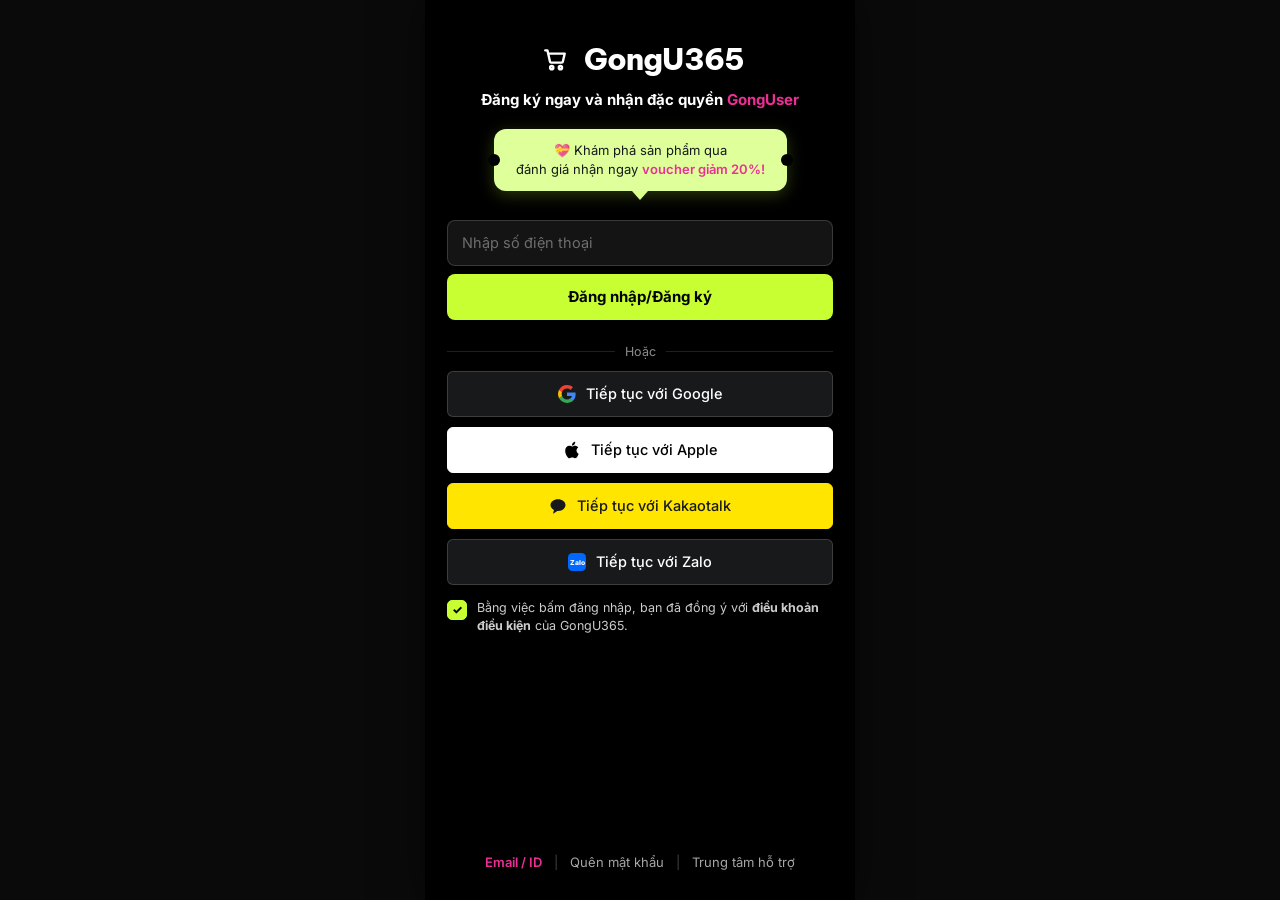
<file: index.html>
<!DOCTYPE html>
<html lang="vi">
  <head>
    <meta charset="UTF-8" />
    <meta
      name="viewport"
      content="width=device-width, initial-scale=1.0, maximum-scale=1.0, user-scalable=no, viewport-fit=cover"
    />
    <meta name="theme-color" content="#000000" />
    <title>GongU365 — Đăng nhập</title>
    <link rel="preconnect" href="https://fonts.googleapis.com" />
    <link rel="preconnect" href="https://fonts.gstatic.com" crossorigin />
    <link
      href="https://fonts.googleapis.com/css2?family=Be+Vietnam+Pro:wght@700;800&family=Inter:wght@400;500;600;700;800&display=swap"
      rel="stylesheet"
    />
    <link rel="stylesheet" href="./styles/tokens.css?v=20261124" />
    <link rel="stylesheet" href="./styles/main.css?v=20261124" />
  </head>
  <body>
    <main id="app-root" class="mobile-shell"></main>
    <script type="module" src="./scripts/app.js?v=20261124"></script>
  </body>
</html>
</file>
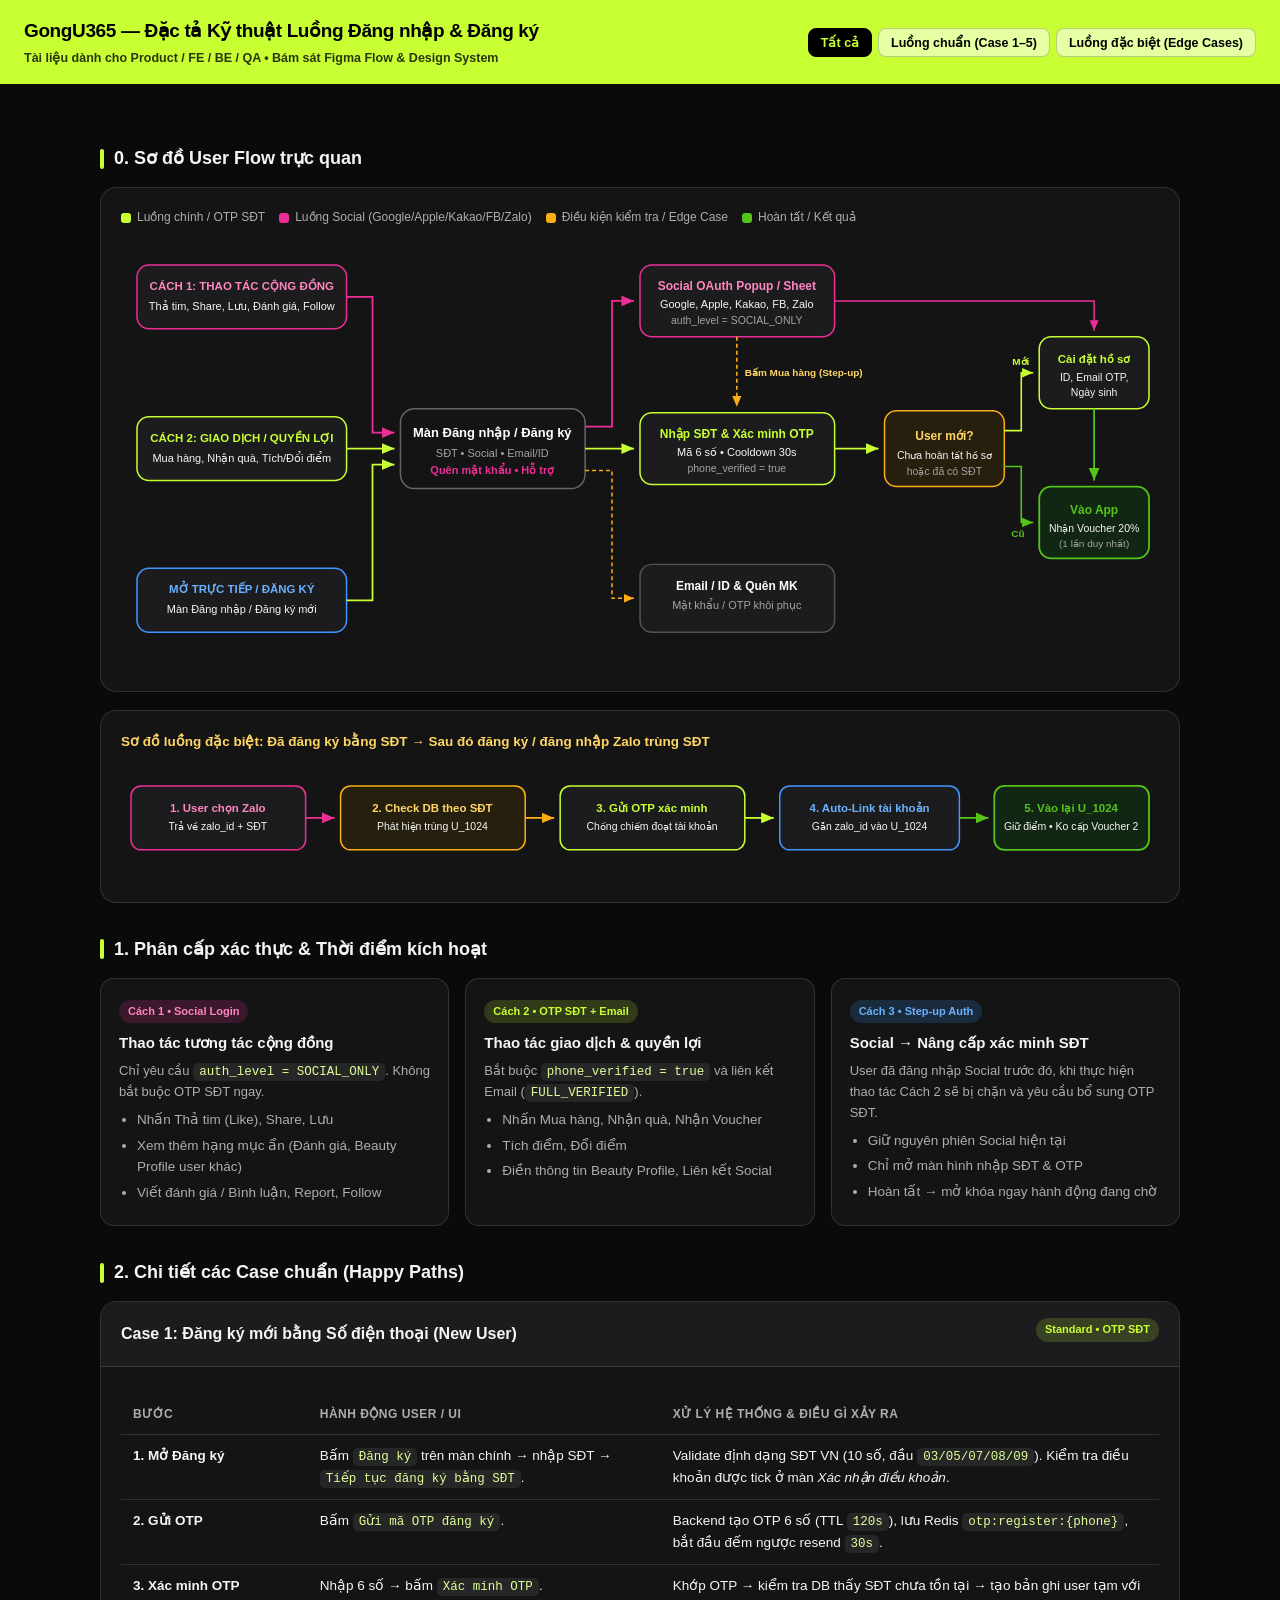
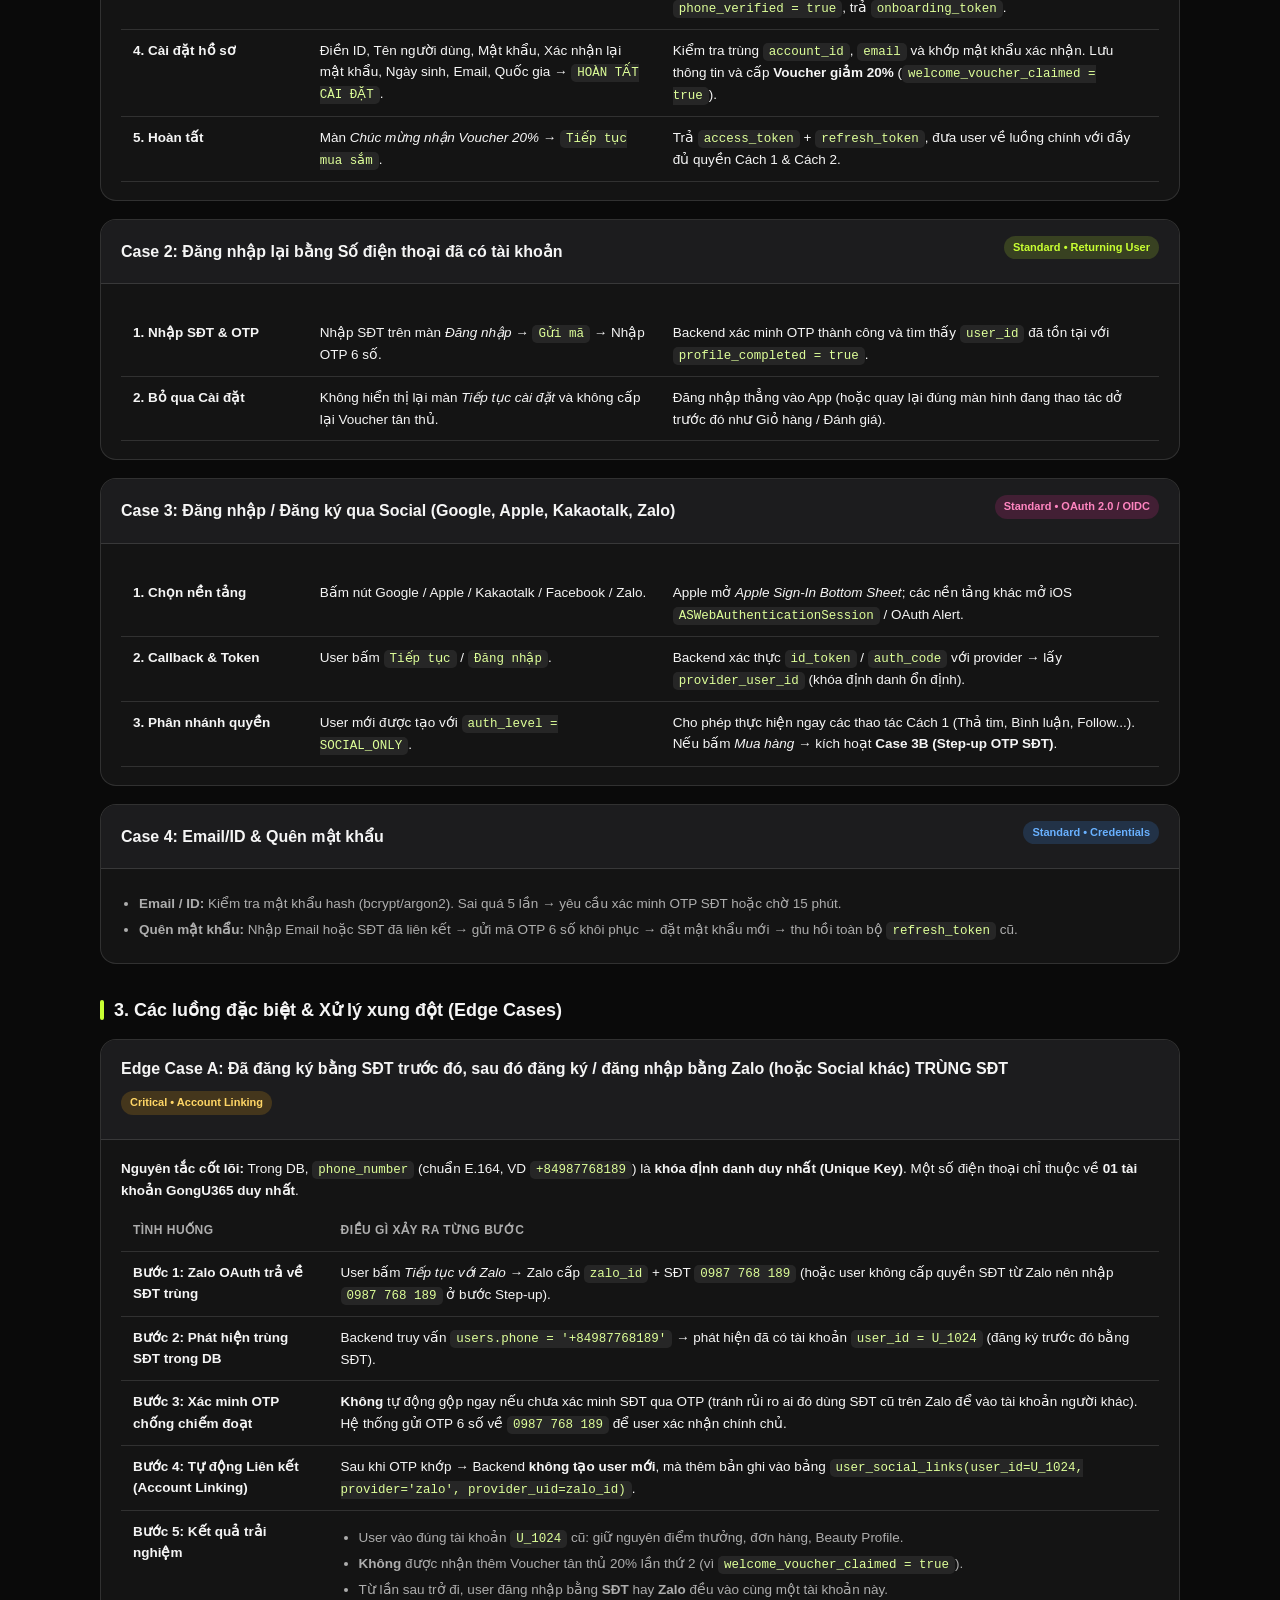
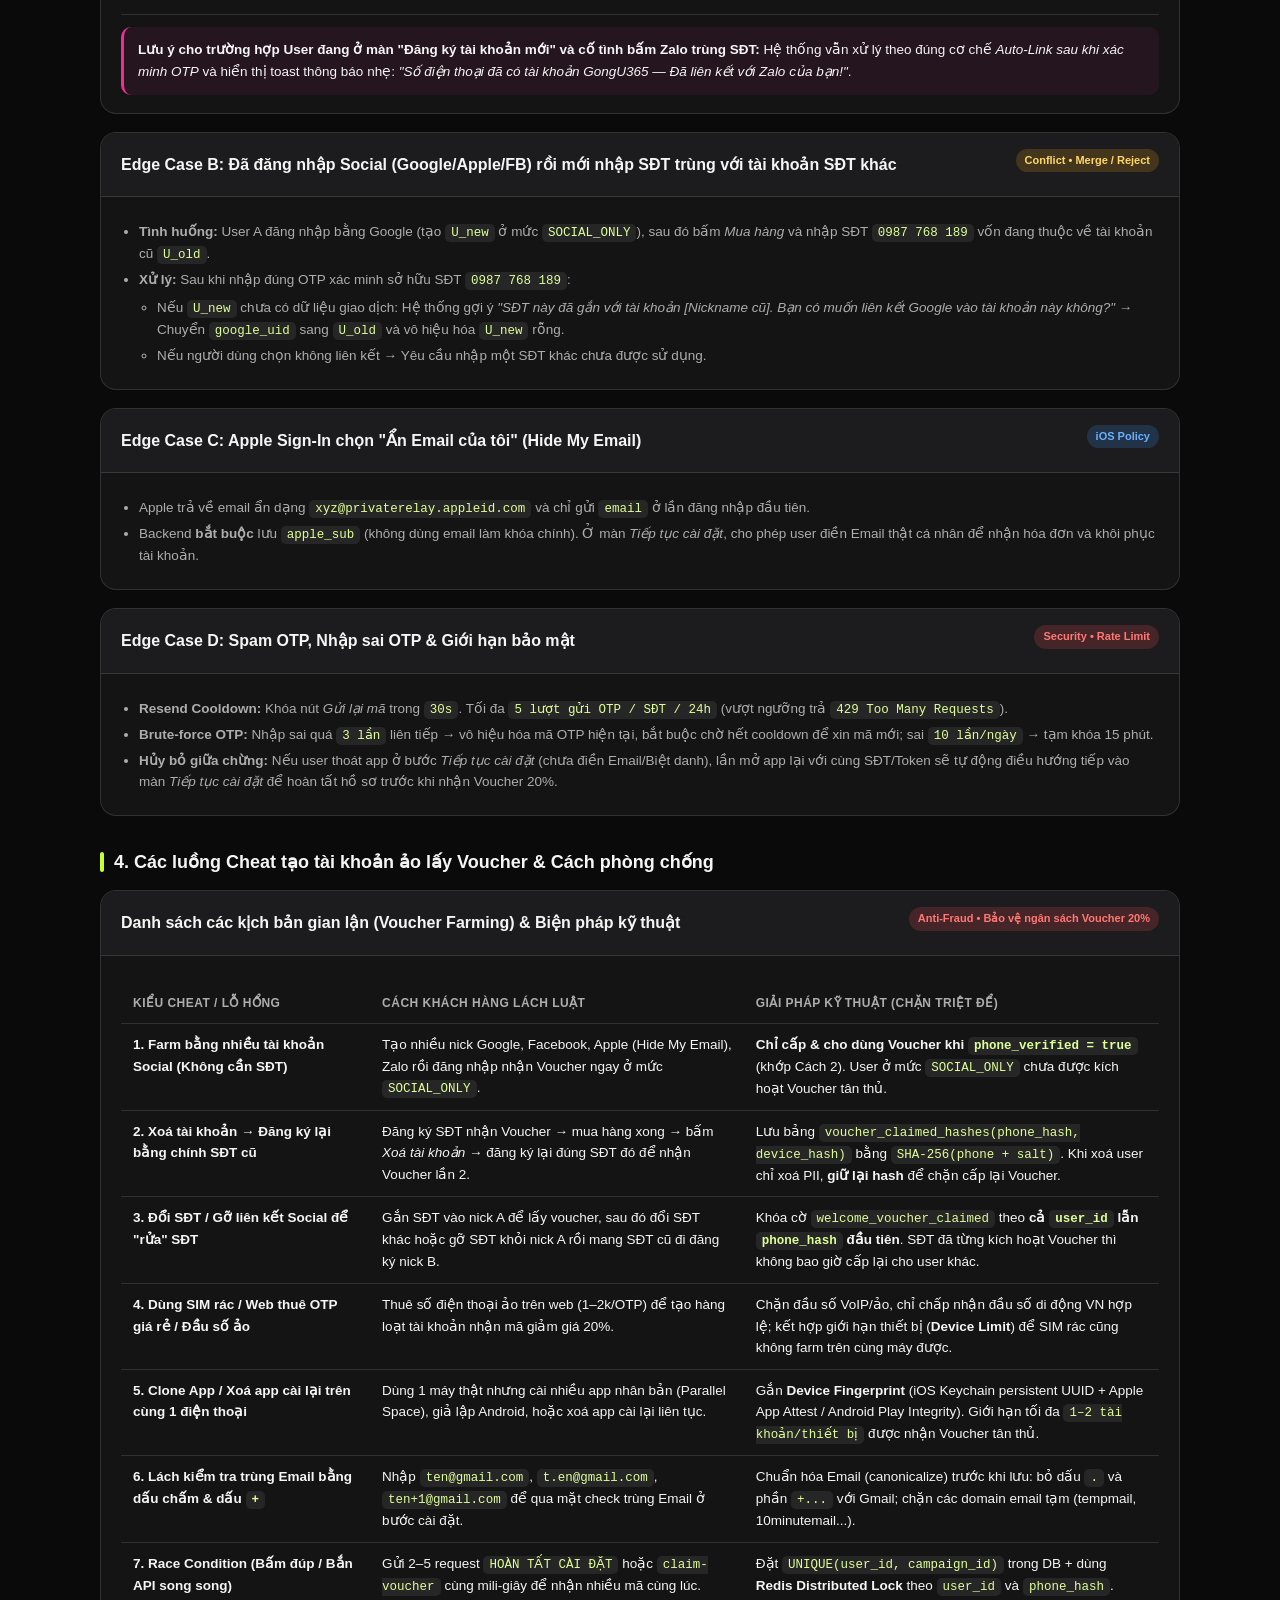
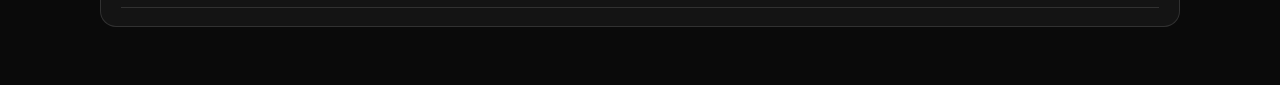
<file: tech-spec.html>
<!DOCTYPE html>
<html lang="vi">
  <head>
    <meta charset="UTF-8" />
    <meta name="viewport" content="width=device-width, initial-scale=1.0" />
    <title>GongU365 — Tài liệu Kỹ thuật Luồng Đăng nhập &amp; Edge Cases</title>
    <style>
      :root {
        --bg: #0a0a0a;
        --surface: #141414;
        --surface-2: #1c1c1e;
        --border: rgba(255, 255, 255, 0.12);
        --text: #f5f5f5;
        --muted: rgba(255, 255, 255, 0.65);
        --lime: #c8ff32;
        --soft-lime: #deff99;
        --pink: #eb2f96;
        --green: #52c41a;
        --amber: #faad14;
        --red: #ff4d4f;
        --blue: #4096ff;
      }

      * {
        box-sizing: border-box;
      }

      body {
        margin: 0;
        font-family: "Inter", -apple-system, BlinkMacSystemFont, "Segoe UI", Roboto, sans-serif;
        background: var(--bg);
        color: var(--text);
        line-height: 1.6;
      }

      .topbar {
        background: var(--lime);
        color: #000;
        padding: 16px 24px;
        position: sticky;
        top: 0;
        z-index: 20;
        display: flex;
        flex-wrap: wrap;
        align-items: center;
        justify-content: space-between;
        gap: 12px;
      }

      .topbar h1 {
        margin: 0;
        font-size: 19px;
        font-weight: 800;
        letter-spacing: -0.02em;
      }

      .topbar p {
        margin: 2px 0 0;
        font-size: 12.5px;
        font-weight: 600;
        opacity: 0.78;
      }

      .filter-bar {
        display: flex;
        gap: 6px;
        flex-wrap: wrap;
      }

      .filter-btn {
        border: 1px solid rgba(0, 0, 0, 0.2);
        background: rgba(255, 255, 255, 0.55);
        color: #000;
        padding: 6px 12px;
        border-radius: 8px;
        font-size: 12.5px;
        font-weight: 700;
        cursor: pointer;
      }

      .filter-btn.active {
        background: #000;
        color: var(--lime);
        border-color: #000;
      }

      .container {
        max-width: 1120px;
        margin: 0 auto;
        padding: 28px 20px 60px;
      }

      .section-title {
        font-size: 18px;
        font-weight: 800;
        margin: 32px 0 14px;
        display: flex;
        align-items: center;
        gap: 10px;
      }

      .section-title::before {
        content: "";
        width: 4px;
        height: 20px;
        background: var(--lime);
        border-radius: 4px;
      }

      .grid-3 {
        display: grid;
        grid-template-columns: repeat(3, 1fr);
        gap: 16px;
      }

      @media (max-width: 860px) {
        .grid-3 {
          grid-template-columns: 1fr;
        }
      }

      .card {
        background: var(--surface);
        border: 1px solid var(--border);
        border-radius: 14px;
        padding: 18px;
      }

      .badge {
        display: inline-block;
        font-size: 11px;
        font-weight: 700;
        padding: 3px 9px;
        border-radius: 999px;
        margin-bottom: 8px;
      }

      .badge.lime { background: rgba(200, 255, 50, 0.16); color: var(--lime); }
      .badge.pink { background: rgba(235, 47, 150, 0.18); color: #ff85c0; }
      .badge.blue { background: rgba(64, 150, 255, 0.18); color: #69b1ff; }
      .badge.amber { background: rgba(250, 173, 20, 0.18); color: #ffd666; }
      .badge.red { background: rgba(255, 77, 79, 0.18); color: #ff7875; }

      .case-card {
        background: var(--surface);
        border: 1px solid var(--border);
        border-radius: 16px;
        margin-bottom: 18px;
        overflow: hidden;
      }

      .case-head {
        padding: 16px 20px;
        background: var(--surface-2);
        border-bottom: 1px solid var(--border);
        display: flex;
        flex-wrap: wrap;
        align-items: center;
        justify-content: space-between;
        gap: 10px;
      }

      .case-head h3 {
        margin: 0;
        font-size: 16px;
        font-weight: 700;
      }

      .case-body {
        padding: 18px 20px;
      }

      .step-table {
        width: 100%;
        border-collapse: collapse;
        margin-top: 10px;
        font-size: 13.5px;
      }

      .step-table th,
      .step-table td {
        text-align: left;
        padding: 10px 12px;
        border-bottom: 1px solid var(--border);
        vertical-align: top;
      }

      .step-table th {
        color: var(--muted);
        font-size: 12px;
        text-transform: uppercase;
        letter-spacing: 0.04em;
      }

      code {
        background: rgba(255, 255, 255, 0.08);
        padding: 2px 6px;
        border-radius: 5px;
        font-family: ui-monospace, SFMono-Regular, Menlo, monospace;
        font-size: 12.5px;
        color: var(--soft-lime);
      }

      .callout {
        margin-top: 12px;
        padding: 12px 14px;
        border-radius: 10px;
        border-left: 3px solid var(--pink);
        background: rgba(235, 47, 150, 0.08);
        font-size: 13.5px;
      }

      .callout.warn {
        border-left-color: var(--amber);
        background: rgba(250, 173, 20, 0.08);
      }

      ul {
        margin: 6px 0 0;
        padding-left: 18px;
        font-size: 13.5px;
        color: var(--muted);
      }

      li {
        margin-bottom: 4px;
      }

      .hidden {
        display: none !important;
      }

      /* Visual User Flow Diagram */
      .flow-board {
        background: var(--surface);
        border: 1px solid var(--border);
        border-radius: 16px;
        padding: 20px;
        overflow-x: auto;
        margin-bottom: 18px;
      }

      .flow-legend {
        display: flex;
        flex-wrap: wrap;
        gap: 14px;
        margin-bottom: 14px;
        font-size: 12px;
        color: var(--muted);
      }

      .legend-item {
        display: inline-flex;
        align-items: center;
        gap: 6px;
      }

      .legend-dot {
        width: 10px;
        height: 10px;
        border-radius: 3px;
      }

      .flow-svg {
        width: 100%;
        min-width: 920px;
        height: auto;
        display: block;
      }
    </style>
  </head>
  <body>
    <header class="topbar">
      <div>
        <h1>GongU365 — Đặc tả Kỹ thuật Luồng Đăng nhập &amp; Đăng ký</h1>
        <p>Tài liệu dành cho Product / FE / BE / QA • Bám sát Figma Flow &amp; Design System</p>
      </div>
      <div class="filter-bar">
        <button class="filter-btn active" data-filter="all">Tất cả</button>
        <button class="filter-btn" data-filter="standard">Luồng chuẩn (Case 1–5)</button>
        <button class="filter-btn" data-filter="edge">Luồng đặc biệt (Edge Cases)</button>
      </div>
    </header>

    <main class="container">
      <!-- 0. Visual User Flow Diagrams -->
      <h2 class="section-title">0. Sơ đồ User Flow trực quan</h2>
      <div class="flow-board">
        <div class="flow-legend">
          <span class="legend-item"><span class="legend-dot" style="background:#c8ff32"></span> Luồng chính / OTP SĐT</span>
          <span class="legend-item"><span class="legend-dot" style="background:#eb2f96"></span> Luồng Social (Google/Apple/Kakao/FB/Zalo)</span>
          <span class="legend-item"><span class="legend-dot" style="background:#faad14"></span> Điều kiện kiểm tra / Edge Case</span>
          <span class="legend-item"><span class="legend-dot" style="background:#52c41a"></span> Hoàn tất / Kết quả</span>
        </div>

        <svg class="flow-svg" viewBox="0 0 1040 430" xmlns="http://www.w3.org/2000/svg" font-family="Inter, sans-serif">
          <defs>
            <marker id="arr-lime" markerWidth="8" markerHeight="8" refX="7" refY="4" orient="auto">
              <path d="M0,1 L7,4 L0,7 Z" fill="#c8ff32" />
            </marker>
            <marker id="arr-pink" markerWidth="8" markerHeight="8" refX="7" refY="4" orient="auto">
              <path d="M0,1 L7,4 L0,7 Z" fill="#eb2f96" />
            </marker>
            <marker id="arr-amber" markerWidth="8" markerHeight="8" refX="7" refY="4" orient="auto">
              <path d="M0,1 L7,4 L0,7 Z" fill="#faad14" />
            </marker>
            <marker id="arr-green" markerWidth="8" markerHeight="8" refX="7" refY="4" orient="auto">
              <path d="M0,1 L7,4 L0,7 Z" fill="#52c41a" />
            </marker>
          </defs>

          <!-- Row 1: Triggers -->
          <rect x="16" y="24" width="210" height="64" rx="12" fill="#1c1c1e" stroke="#eb2f96" stroke-width="1.5"/>
          <text x="121" y="49" text-anchor="middle" fill="#ff85c0" font-size="11.5" font-weight="700">CÁCH 1: THAO TÁC CỘNG ĐỒNG</text>
          <text x="121" y="69" text-anchor="middle" fill="#f5f5f5" font-size="11">Thả tim, Share, Lưu, Đánh giá, Follow</text>

          <rect x="16" y="176" width="210" height="64" rx="12" fill="#1c1c1e" stroke="#c8ff32" stroke-width="1.5"/>
          <text x="121" y="201" text-anchor="middle" fill="#c8ff32" font-size="11.5" font-weight="700">CÁCH 2: GIAO DỊCH / QUYỀN LỢI</text>
          <text x="121" y="221" text-anchor="middle" fill="#f5f5f5" font-size="11">Mua hàng, Nhận quà, Tích/Đổi điểm</text>

          <rect x="16" y="328" width="210" height="64" rx="12" fill="#1c1c1e" stroke="#4096ff" stroke-width="1.5"/>
          <text x="121" y="353" text-anchor="middle" fill="#69b1ff" font-size="11.5" font-weight="700">MỞ TRỰC TIẾP / ĐĂNG KÝ</text>
          <text x="121" y="373" text-anchor="middle" fill="#f5f5f5" font-size="11">Màn Đăng nhập / Đăng ký mới</text>

          <!-- Center Node: Auth Screen -->
          <rect x="280" y="168" width="185" height="80" rx="14" fill="#141414" stroke="#ffffff" stroke-opacity="0.35" stroke-width="1.5"/>
          <text x="372" y="196" text-anchor="middle" fill="#ffffff" font-size="13" font-weight="800">Màn Đăng nhập / Đăng ký</text>
          <text x="372" y="216" text-anchor="middle" fill="#a3a3a3" font-size="11">SĐT • Social • Email/ID</text>
          <text x="372" y="233" text-anchor="middle" fill="#eb2f96" font-size="11" font-weight="600">Quên mật khẩu • Hỗ trợ</text>

          <!-- Arrows Triggers -> Auth -->
          <path d="M226 56 L252 56 L252 192 L274 192" fill="none" stroke="#eb2f96" stroke-width="1.8" marker-end="url(#arr-pink)"/>
          <path d="M226 208 L274 208" fill="none" stroke="#c8ff32" stroke-width="1.8" marker-end="url(#arr-lime)"/>
          <path d="M226 360 L252 360 L252 224 L274 224" fill="none" stroke="#c8ff32" stroke-width="1.8" marker-end="url(#arr-lime)"/>

          <!-- Branch Top: Social OAuth -->
          <rect x="520" y="24" width="195" height="72" rx="12" fill="#1c1c1e" stroke="#eb2f96" stroke-width="1.5"/>
          <text x="617" y="49" text-anchor="middle" fill="#ff85c0" font-size="12" font-weight="700">Social OAuth Popup / Sheet</text>
          <text x="617" y="67" text-anchor="middle" fill="#f5f5f5" font-size="11">Google, Apple, Kakao, FB, Zalo</text>
          <text x="617" y="83" text-anchor="middle" fill="#a3a3a3" font-size="10.5">auth_level = SOCIAL_ONLY</text>

          <!-- Branch Middle: OTP SĐT -->
          <rect x="520" y="172" width="195" height="72" rx="12" fill="#1c1c1e" stroke="#c8ff32" stroke-width="1.5"/>
          <text x="617" y="197" text-anchor="middle" fill="#c8ff32" font-size="12" font-weight="700">Nhập SĐT &amp; Xác minh OTP</text>
          <text x="617" y="215" text-anchor="middle" fill="#f5f5f5" font-size="11">Mã 6 số • Cooldown 30s</text>
          <text x="617" y="231" text-anchor="middle" fill="#a3a3a3" font-size="10.5">phone_verified = true</text>

          <!-- Branch Bottom: Email / Quên MK -->
          <rect x="520" y="324" width="195" height="68" rx="12" fill="#1c1c1e" stroke="#ffffff" stroke-opacity="0.25" stroke-width="1.5"/>
          <text x="617" y="350" text-anchor="middle" fill="#ffffff" font-size="12" font-weight="700">Email / ID &amp; Quên MK</text>
          <text x="617" y="369" text-anchor="middle" fill="#a3a3a3" font-size="11">Mật khẩu / OTP khôi phục</text>

          <!-- Arrows Auth -> Branches -->
          <path d="M465 186 L492 186 L492 60 L514 60" fill="none" stroke="#eb2f96" stroke-width="1.8" marker-end="url(#arr-pink)"/>
          <path d="M465 208 L514 208" fill="none" stroke="#c8ff32" stroke-width="1.8" marker-end="url(#arr-lime)"/>
          <path d="M465 230 L492 230 L492 358 L514 358" fill="none" stroke="#faad14" stroke-width="1.5" stroke-dasharray="4 3" marker-end="url(#arr-amber)"/>

          <!-- Decision: New or Existing User -->
          <rect x="765" y="170" width="120" height="76" rx="12" fill="#261f0d" stroke="#faad14" stroke-width="1.5"/>
          <text x="825" y="199" text-anchor="middle" fill="#ffd666" font-size="12" font-weight="700">User mới?</text>
          <text x="825" y="218" text-anchor="middle" fill="#f5f5f5" font-size="10.5">Chưa hoàn tất hồ sơ</text>
          <text x="825" y="234" text-anchor="middle" fill="#a3a3a3" font-size="10.5">hoặc đã có SĐT</text>

          <path d="M715 208 L759 208" fill="none" stroke="#c8ff32" stroke-width="1.8" marker-end="url(#arr-lime)"/>
          <!-- Step-up arrow from Social to OTP when buying -->
          <path d="M617 96 L617 166" fill="none" stroke="#faad14" stroke-width="1.6" stroke-dasharray="4 3" marker-end="url(#arr-amber)"/>
          <text x="625" y="135" fill="#ffd666" font-size="10" font-weight="600">Bấm Mua hàng (Step-up)</text>

          <!-- Setup + Voucher -->
          <rect x="920" y="96" width="110" height="72" rx="12" fill="#1c1c1e" stroke="#c8ff32" stroke-width="1.5"/>
          <text x="975" y="122" text-anchor="middle" fill="#c8ff32" font-size="11.5" font-weight="700">Cài đặt hồ sơ</text>
          <text x="975" y="140" text-anchor="middle" fill="#f5f5f5" font-size="10.5">ID, Email OTP,</text>
          <text x="975" y="155" text-anchor="middle" fill="#f5f5f5" font-size="10.5">Ngày sinh</text>

          <rect x="920" y="246" width="110" height="72" rx="12" fill="#122614" stroke="#52c41a" stroke-width="1.8"/>
          <text x="975" y="274" text-anchor="middle" fill="#52c41a" font-size="12" font-weight="800">Vào App</text>
          <text x="975" y="292" text-anchor="middle" fill="#f5f5f5" font-size="10.5">Nhận Voucher 20%</text>
          <text x="975" y="307" text-anchor="middle" fill="#a3a3a3" font-size="10">(1 lần duy nhất)</text>

          <path d="M885 190 L902 190 L902 132 L914 132" fill="none" stroke="#c8ff32" stroke-width="1.6" marker-end="url(#arr-lime)"/>
          <text x="893" y="124" fill="#c8ff32" font-size="10" font-weight="700">Mới</text>
          <path d="M975 168 L975 240" fill="none" stroke="#52c41a" stroke-width="1.8" marker-end="url(#arr-green)"/>
          <path d="M885 226 L902 226 L902 282 L914 282" fill="none" stroke="#52c41a" stroke-width="1.6" marker-end="url(#arr-green)"/>
          <text x="892" y="297" fill="#52c41a" font-size="10" font-weight="700">Cũ</text>
          <path d="M715 60 L975 60 L975 90" fill="none" stroke="#eb2f96" stroke-width="1.5" marker-end="url(#arr-pink)"/>
        </svg>
      </div>

      <div class="flow-board">
        <div style="font-size:13.5px;font-weight:700;margin-bottom:10px;color:#ffd666;">
          Sơ đồ luồng đặc biệt: Đã đăng ký bằng SĐT → Sau đó đăng ký / đăng nhập Zalo trùng SĐT
        </div>
        <svg class="flow-svg" viewBox="0 0 1040 120" xmlns="http://www.w3.org/2000/svg" font-family="Inter, sans-serif">
          <rect x="10" y="24" width="175" height="64" rx="10" fill="#1c1c1e" stroke="#eb2f96" stroke-width="1.5"/>
          <text x="97" y="50" text-anchor="middle" fill="#ff85c0" font-size="11.5" font-weight="700">1. User chọn Zalo</text>
          <text x="97" y="68" text-anchor="middle" fill="#f5f5f5" font-size="10.5">Trả về zalo_id + SĐT</text>

          <rect x="220" y="24" width="185" height="64" rx="10" fill="#261f0d" stroke="#faad14" stroke-width="1.5"/>
          <text x="312" y="50" text-anchor="middle" fill="#ffd666" font-size="11.5" font-weight="700">2. Check DB theo SĐT</text>
          <text x="312" y="68" text-anchor="middle" fill="#f5f5f5" font-size="10.5">Phát hiện trùng U_1024</text>

          <rect x="440" y="24" width="185" height="64" rx="10" fill="#1c1c1e" stroke="#c8ff32" stroke-width="1.5"/>
          <text x="532" y="50" text-anchor="middle" fill="#c8ff32" font-size="11.5" font-weight="700">3. Gửi OTP xác minh</text>
          <text x="532" y="68" text-anchor="middle" fill="#f5f5f5" font-size="10.5">Chống chiếm đoạt tài khoản</text>

          <rect x="660" y="24" width="180" height="64" rx="10" fill="#1c1c1e" stroke="#4096ff" stroke-width="1.5"/>
          <text x="750" y="50" text-anchor="middle" fill="#69b1ff" font-size="11.5" font-weight="700">4. Auto-Link tài khoản</text>
          <text x="750" y="68" text-anchor="middle" fill="#f5f5f5" font-size="10.5">Gắn zalo_id vào U_1024</text>

          <rect x="875" y="24" width="155" height="64" rx="10" fill="#122614" stroke="#52c41a" stroke-width="1.8"/>
          <text x="952" y="50" text-anchor="middle" fill="#52c41a" font-size="11.5" font-weight="800">5. Vào lại U_1024</text>
          <text x="952" y="68" text-anchor="middle" fill="#f5f5f5" font-size="10.5">Giữ điểm • Ko cấp Voucher 2</text>

          <path d="M185 56 L214 56" fill="none" stroke="#eb2f96" stroke-width="1.8" marker-end="url(#arr-pink)"/>
          <path d="M405 56 L434 56" fill="none" stroke="#faad14" stroke-width="1.8" marker-end="url(#arr-amber)"/>
          <path d="M625 56 L654 56" fill="none" stroke="#c8ff32" stroke-width="1.8" marker-end="url(#arr-lime)"/>
          <path d="M840 56 L869 56" fill="none" stroke="#52c41a" stroke-width="1.8" marker-end="url(#arr-green)"/>
        </svg>
      </div>

      <!-- 1. Ma trận Trigger -->
      <h2 class="section-title">1. Phân cấp xác thực &amp; Thời điểm kích hoạt</h2>
      <div class="grid-3">
        <div class="card">
          <span class="badge pink">Cách 1 • Social Login</span>
          <h3 style="margin:0 0 6px;font-size:15px;">Thao tác tương tác cộng đồng</h3>
          <p style="margin:0;font-size:13px;color:var(--muted);">
            Chỉ yêu cầu <code>auth_level = SOCIAL_ONLY</code>. Không bắt buộc OTP SĐT ngay.
          </p>
          <ul>
            <li>Nhấn Thả tim (Like), Share, Lưu</li>
            <li>Xem thêm hạng mục ẩn (Đánh giá, Beauty Profile user khác)</li>
            <li>Viết đánh giá / Bình luận, Report, Follow</li>
          </ul>
        </div>
        <div class="card">
          <span class="badge lime">Cách 2 • OTP SĐT + Email</span>
          <h3 style="margin:0 0 6px;font-size:15px;">Thao tác giao dịch &amp; quyền lợi</h3>
          <p style="margin:0;font-size:13px;color:var(--muted);">
            Bắt buộc <code>phone_verified = true</code> và liên kết Email (<code>FULL_VERIFIED</code>).
          </p>
          <ul>
            <li>Nhấn Mua hàng, Nhận quà, Nhận Voucher</li>
            <li>Tích điểm, Đổi điểm</li>
            <li>Điền thông tin Beauty Profile, Liên kết Social</li>
          </ul>
        </div>
        <div class="card">
          <span class="badge blue">Cách 3 • Step-up Auth</span>
          <h3 style="margin:0 0 6px;font-size:15px;">Social → Nâng cấp xác minh SĐT</h3>
          <p style="margin:0;font-size:13px;color:var(--muted);">
            User đã đăng nhập Social trước đó, khi thực hiện thao tác Cách 2 sẽ bị chặn và yêu cầu bổ sung OTP SĐT.
          </p>
          <ul>
            <li>Giữ nguyên phiên Social hiện tại</li>
            <li>Chỉ mở màn hình nhập SĐT &amp; OTP</li>
            <li>Hoàn tất → mở khóa ngay hành động đang chờ</li>
          </ul>
        </div>
      </div>

      <!-- 2. Luồng chuẩn -->
      <h2 class="section-title" data-group="standard">2. Chi tiết các Case chuẩn (Happy Paths)</h2>

      <article class="case-card" data-group="standard">
        <div class="case-head">
          <h3>Case 1: Đăng ký mới bằng Số điện thoại (New User)</h3>
          <span class="badge lime">Standard • OTP SĐT</span>
        </div>
        <div class="case-body">
          <table class="step-table">
            <thead>
              <tr>
                <th style="width:18%">Bước</th>
                <th style="width:34%">Hành động User / UI</th>
                <th>Xử lý hệ thống &amp; Điều gì xảy ra</th>
              </tr>
            </thead>
            <tbody>
              <tr>
                <td><strong>1. Mở Đăng ký</strong></td>
                <td>Bấm <code>Đăng ký</code> trên màn chính → nhập SĐT → <code>Tiếp tục đăng ký bằng SĐT</code>.</td>
                <td>Validate định dạng SĐT VN (10 số, đầu <code>03/05/07/08/09</code>). Kiểm tra điều khoản được tick ở màn <em>Xác nhận điều khoản</em>.</td>
              </tr>
              <tr>
                <td><strong>2. Gửi OTP</strong></td>
                <td>Bấm <code>Gửi mã OTP đăng ký</code>.</td>
                <td>Backend tạo OTP 6 số (TTL <code>120s</code>), lưu Redis <code>otp:register:{phone}</code>, bắt đầu đếm ngược resend <code>30s</code>.</td>
              </tr>
              <tr>
                <td><strong>3. Xác minh OTP</strong></td>
                <td>Nhập 6 số → bấm <code>Xác minh OTP</code>.</td>
                <td>Khớp OTP → kiểm tra DB thấy SĐT chưa tồn tại → tạo bản ghi user tạm với <code>phone_verified = true</code>, trả <code>onboarding_token</code>.</td>
              </tr>
              <tr>
                <td><strong>4. Cài đặt hồ sơ</strong></td>
                <td>Điền ID, Tên người dùng, Mật khẩu, Xác nhận lại mật khẩu, Ngày sinh, Email, Quốc gia → <code>HOÀN TẤT CÀI ĐẶT</code>.</td>
                <td>Kiểm tra trùng <code>account_id</code>, <code>email</code> và khớp mật khẩu xác nhận. Lưu thông tin và cấp <strong>Voucher giảm 20%</strong> (<code>welcome_voucher_claimed = true</code>).</td>
              </tr>
              <tr>
                <td><strong>5. Hoàn tất</strong></td>
                <td>Màn <em>Chúc mừng nhận Voucher 20%</em> → <code>Tiếp tục mua sắm</code>.</td>
                <td>Trả <code>access_token</code> + <code>refresh_token</code>, đưa user về luồng chính với đầy đủ quyền Cách 1 &amp; Cách 2.</td>
              </tr>
            </tbody>
          </table>
        </div>
      </article>

      <article class="case-card" data-group="standard">
        <div class="case-head">
          <h3>Case 2: Đăng nhập lại bằng Số điện thoại đã có tài khoản</h3>
          <span class="badge lime">Standard • Returning User</span>
        </div>
        <div class="case-body">
          <table class="step-table">
            <tbody>
              <tr>
                <td style="width:18%"><strong>1. Nhập SĐT &amp; OTP</strong></td>
                <td style="width:34%">Nhập SĐT trên màn <em>Đăng nhập</em> → <code>Gửi mã</code> → Nhập OTP 6 số.</td>
                <td>Backend xác minh OTP thành công và tìm thấy <code>user_id</code> đã tồn tại với <code>profile_completed = true</code>.</td>
              </tr>
              <tr>
                <td><strong>2. Bỏ qua Cài đặt</strong></td>
                <td>Không hiển thị lại màn <em>Tiếp tục cài đặt</em> và không cấp lại Voucher tân thủ.</td>
                <td>Đăng nhập thẳng vào App (hoặc quay lại đúng màn hình đang thao tác dở trước đó như Giỏ hàng / Đánh giá).</td>
              </tr>
            </tbody>
          </table>
        </div>
      </article>

      <article class="case-card" data-group="standard">
        <div class="case-head">
          <h3>Case 3: Đăng nhập / Đăng ký qua Social (Google, Apple, Kakaotalk, Zalo)</h3>
          <span class="badge pink">Standard • OAuth 2.0 / OIDC</span>
        </div>
        <div class="case-body">
          <table class="step-table">
            <tbody>
              <tr>
                <td style="width:18%"><strong>1. Chọn nền tảng</strong></td>
                <td style="width:34%">Bấm nút Google / Apple / Kakaotalk / Facebook / Zalo.</td>
                <td>Apple mở <em>Apple Sign-In Bottom Sheet</em>; các nền tảng khác mở iOS <code>ASWebAuthenticationSession</code> / OAuth Alert.</td>
              </tr>
              <tr>
                <td><strong>2. Callback &amp; Token</strong></td>
                <td>User bấm <code>Tiếp tục</code> / <code>Đăng nhập</code>.</td>
                <td>Backend xác thực <code>id_token</code> / <code>auth_code</code> với provider → lấy <code>provider_user_id</code> (khóa định danh ổn định).</td>
              </tr>
              <tr>
                <td><strong>3. Phân nhánh quyền</strong></td>
                <td>User mới được tạo với <code>auth_level = SOCIAL_ONLY</code>.</td>
                <td>Cho phép thực hiện ngay các thao tác Cách 1 (Thả tim, Bình luận, Follow...). Nếu bấm <em>Mua hàng</em> → kích hoạt <strong>Case 3B (Step-up OTP SĐT)</strong>.</td>
              </tr>
            </tbody>
          </table>
        </div>
      </article>

      <article class="case-card" data-group="standard">
        <div class="case-head">
          <h3>Case 4: Email/ID &amp; Quên mật khẩu</h3>
          <span class="badge blue">Standard • Credentials</span>
        </div>
        <div class="case-body">
          <ul>
            <li><strong>Email / ID:</strong> Kiểm tra mật khẩu hash (bcrypt/argon2). Sai quá 5 lần → yêu cầu xác minh OTP SĐT hoặc chờ 15 phút.</li>
            <li><strong>Quên mật khẩu:</strong> Nhập Email hoặc SĐT đã liên kết → gửi mã OTP 6 số khôi phục → đặt mật khẩu mới → thu hồi toàn bộ <code>refresh_token</code> cũ.</li>
          </ul>
        </div>
      </article>

      <!-- 3. Các luồng đặc biệt (Edge Cases) -->
      <h2 class="section-title" data-group="edge">3. Các luồng đặc biệt &amp; Xử lý xung đột (Edge Cases)</h2>

      <article class="case-card" data-group="edge">
        <div class="case-head">
          <h3>Edge Case A: Đã đăng ký bằng SĐT trước đó, sau đó đăng ký / đăng nhập bằng Zalo (hoặc Social khác) TRÙNG SĐT</h3>
          <span class="badge amber">Critical • Account Linking</span>
        </div>
        <div class="case-body">
          <p style="margin:0 0 10px;font-size:13.5px;">
            <strong>Nguyên tắc cốt lõi:</strong> Trong DB, <code>phone_number</code> (chuẩn E.164, VD <code>+84987768189</code>) là <strong>khóa định danh duy nhất (Unique Key)</strong>. Một số điện thoại chỉ thuộc về <strong>01 tài khoản GongU365 duy nhất</strong>.
          </p>
          <table class="step-table">
            <thead>
              <tr>
                <th style="width:20%">Tình huống</th>
                <th>Điều gì xảy ra từng bước</th>
              </tr>
            </thead>
            <tbody>
              <tr>
                <td><strong>Bước 1: Zalo OAuth trả về SĐT trùng</strong></td>
                <td>User bấm <em>Tiếp tục với Zalo</em> → Zalo cấp <code>zalo_id</code> + SĐT <code>0987 768 189</code> (hoặc user không cấp quyền SĐT từ Zalo nên nhập <code>0987 768 189</code> ở bước Step-up).</td>
              </tr>
              <tr>
                <td><strong>Bước 2: Phát hiện trùng SĐT trong DB</strong></td>
                <td>Backend truy vấn <code>users.phone = '+84987768189'</code> → phát hiện đã có tài khoản <code>user_id = U_1024</code> (đăng ký trước đó bằng SĐT).</td>
              </tr>
              <tr>
                <td><strong>Bước 3: Xác minh OTP chống chiếm đoạt</strong></td>
                <td><strong>Không</strong> tự động gộp ngay nếu chưa xác minh SĐT qua OTP (tránh rủi ro ai đó dùng SĐT cũ trên Zalo để vào tài khoản người khác). Hệ thống gửi OTP 6 số về <code>0987 768 189</code> để user xác nhận chính chủ.</td>
              </tr>
              <tr>
                <td><strong>Bước 4: Tự động Liên kết (Account Linking)</strong></td>
                <td>Sau khi OTP khớp → Backend <strong>không tạo user mới</strong>, mà thêm bản ghi vào bảng <code>user_social_links(user_id=U_1024, provider='zalo', provider_uid=zalo_id)</code>.</td>
              </tr>
              <tr>
                <td><strong>Bước 5: Kết quả trải nghiệm</strong></td>
                <td>
                  <ul>
                    <li>User vào đúng tài khoản <code>U_1024</code> cũ: giữ nguyên điểm thưởng, đơn hàng, Beauty Profile.</li>
                    <li><strong>Không</strong> được nhận thêm Voucher tân thủ 20% lần thứ 2 (vì <code>welcome_voucher_claimed = true</code>).</li>
                    <li>Từ lần sau trở đi, user đăng nhập bằng <strong>SĐT</strong> hay <strong>Zalo</strong> đều vào cùng một tài khoản này.</li>
                  </ul>
                </td>
              </tr>
            </tbody>
          </table>
          <div class="callout">
            <strong>Lưu ý cho trường hợp User đang ở màn "Đăng ký tài khoản mới" và cố tình bấm Zalo trùng SĐT:</strong> Hệ thống vẫn xử lý theo đúng cơ chế <em>Auto-Link sau khi xác minh OTP</em> và hiển thị toast thông báo nhẹ: <em>"Số điện thoại đã có tài khoản GongU365 — Đã liên kết với Zalo của bạn!"</em>.
          </div>
        </div>
      </article>

      <article class="case-card" data-group="edge">
        <div class="case-head">
          <h3>Edge Case B: Đã đăng nhập Social (Google/Apple/FB) rồi mới nhập SĐT trùng với tài khoản SĐT khác</h3>
          <span class="badge amber">Conflict • Merge / Reject</span>
        </div>
        <div class="case-body">
          <ul>
            <li><strong>Tình huống:</strong> User A đăng nhập bằng Google (tạo <code>U_new</code> ở mức <code>SOCIAL_ONLY</code>), sau đó bấm <em>Mua hàng</em> và nhập SĐT <code>0987 768 189</code> vốn đang thuộc về tài khoản cũ <code>U_old</code>.</li>
            <li><strong>Xử lý:</strong> Sau khi nhập đúng OTP xác minh sở hữu SĐT <code>0987 768 189</code>:
              <ul>
                <li>Nếu <code>U_new</code> chưa có dữ liệu giao dịch: Hệ thống gợi ý <em>"SĐT này đã gắn với tài khoản [Nickname cũ]. Bạn có muốn liên kết Google vào tài khoản này không?"</em> → Chuyển <code>google_uid</code> sang <code>U_old</code> và vô hiệu hóa <code>U_new</code> rỗng.</li>
                <li>Nếu người dùng chọn không liên kết → Yêu cầu nhập một SĐT khác chưa được sử dụng.</li>
              </ul>
            </li>
          </ul>
        </div>
      </article>

      <article class="case-card" data-group="edge">
        <div class="case-head">
          <h3>Edge Case C: Apple Sign-In chọn "Ẩn Email của tôi" (Hide My Email)</h3>
          <span class="badge blue">iOS Policy</span>
        </div>
        <div class="case-body">
          <ul>
            <li>Apple trả về email ẩn dạng <code>xyz@privaterelay.appleid.com</code> và chỉ gửi <code>email</code> ở lần đăng nhập đầu tiên.</li>
            <li>Backend <strong>bắt buộc</strong> lưu <code>apple_sub</code> (không dùng email làm khóa chính). Ở màn <em>Tiếp tục cài đặt</em>, cho phép user điền Email thật cá nhân để nhận hóa đơn và khôi phục tài khoản.</li>
          </ul>
        </div>
      </article>

      <article class="case-card" data-group="edge">
        <div class="case-head">
          <h3>Edge Case D: Spam OTP, Nhập sai OTP &amp; Giới hạn bảo mật</h3>
          <span class="badge red">Security • Rate Limit</span>
        </div>
        <div class="case-body">
          <ul>
            <li><strong>Resend Cooldown:</strong> Khóa nút <em>Gửi lại mã</em> trong <code>30s</code>. Tối đa <code>5 lượt gửi OTP / SĐT / 24h</code> (vượt ngưỡng trả <code>429 Too Many Requests</code>).</li>
            <li><strong>Brute-force OTP:</strong> Nhập sai quá <code>3 lần</code> liên tiếp → vô hiệu hóa mã OTP hiện tại, bắt buộc chờ hết cooldown để xin mã mới; sai <code>10 lần/ngày</code> → tạm khóa 15 phút.</li>
            <li><strong>Hủy bỏ giữa chừng:</strong> Nếu user thoát app ở bước <em>Tiếp tục cài đặt</em> (chưa điền Email/Biệt danh), lần mở app lại với cùng SĐT/Token sẽ tự động điều hướng tiếp vào màn <em>Tiếp tục cài đặt</em> để hoàn tất hồ sơ trước khi nhận Voucher 20%.</li>
          </ul>
        </div>
      </article>

      <!-- 4. Anti-Fraud / Cheat Voucher -->
      <h2 class="section-title" data-group="edge">4. Các luồng Cheat tạo tài khoản ảo lấy Voucher &amp; Cách phòng chống</h2>

      <article class="case-card" data-group="edge">
        <div class="case-head">
          <h3>Danh sách các kịch bản gian lận (Voucher Farming) &amp; Biện pháp kỹ thuật</h3>
          <span class="badge red">Anti-Fraud • Bảo vệ ngân sách Voucher 20%</span>
        </div>
        <div class="case-body">
          <table class="step-table">
            <thead>
              <tr>
                <th style="width:24%">Kiểu Cheat / Lỗ hổng</th>
                <th style="width:36%">Cách khách hàng lách luật</th>
                <th>Giải pháp kỹ thuật (Chặn triệt để)</th>
              </tr>
            </thead>
            <tbody>
              <tr>
                <td><strong>1. Farm bằng nhiều tài khoản Social (Không cần SĐT)</strong></td>
                <td>Tạo nhiều nick Google, Facebook, Apple (Hide My Email), Zalo rồi đăng nhập nhận Voucher ngay ở mức <code>SOCIAL_ONLY</code>.</td>
                <td><strong>Chỉ cấp &amp; cho dùng Voucher khi <code>phone_verified = true</code></strong> (khớp Cách 2). User ở mức <code>SOCIAL_ONLY</code> chưa được kích hoạt Voucher tân thủ.</td>
              </tr>
              <tr>
                <td><strong>2. Xoá tài khoản → Đăng ký lại bằng chính SĐT cũ</strong></td>
                <td>Đăng ký SĐT nhận Voucher → mua hàng xong → bấm <em>Xoá tài khoản</em> → đăng ký lại đúng SĐT đó để nhận Voucher lần 2.</td>
                <td>Lưu bảng <code>voucher_claimed_hashes(phone_hash, device_hash)</code> bằng <code>SHA-256(phone + salt)</code>. Khi xoá user chỉ xoá PII, <strong>giữ lại hash</strong> để chặn cấp lại Voucher.</td>
              </tr>
              <tr>
                <td><strong>3. Đổi SĐT / Gỡ liên kết Social để "rửa" SĐT</strong></td>
                <td>Gắn SĐT vào nick A để lấy voucher, sau đó đổi SĐT khác hoặc gỡ SĐT khỏi nick A rồi mang SĐT cũ đi đăng ký nick B.</td>
                <td>Khóa cờ <code>welcome_voucher_claimed</code> theo <strong>cả <code>user_id</code> lẫn <code>phone_hash</code> đầu tiên</strong>. SĐT đã từng kích hoạt Voucher thì không bao giờ cấp lại cho user khác.</td>
              </tr>
              <tr>
                <td><strong>4. Dùng SIM rác / Web thuê OTP giá rẻ / Đầu số ảo</strong></td>
                <td>Thuê số điện thoại ảo trên web (1–2k/OTP) để tạo hàng loạt tài khoản nhận mã giảm giá 20%.</td>
                <td>Chặn đầu số VoIP/ảo, chỉ chấp nhận đầu số di động VN hợp lệ; kết hợp giới hạn thiết bị (<strong>Device Limit</strong>) để SIM rác cũng không farm trên cùng máy được.</td>
              </tr>
              <tr>
                <td><strong>5. Clone App / Xoá app cài lại trên cùng 1 điện thoại</strong></td>
                <td>Dùng 1 máy thật nhưng cài nhiều app nhân bản (Parallel Space), giả lập Android, hoặc xoá app cài lại liên tục.</td>
                <td>Gắn <strong>Device Fingerprint</strong> (iOS Keychain persistent UUID + Apple App Attest / Android Play Integrity). Giới hạn tối đa <code>1–2 tài khoản/thiết bị</code> được nhận Voucher tân thủ.</td>
              </tr>
              <tr>
                <td><strong>6. Lách kiểm tra trùng Email bằng dấu chấm &amp; dấu <code>+</code></strong></td>
                <td>Nhập <code>ten@gmail.com</code>, <code>t.en@gmail.com</code>, <code>ten+1@gmail.com</code> để qua mặt check trùng Email ở bước cài đặt.</td>
                <td>Chuẩn hóa Email (canonicalize) trước khi lưu: bỏ dấu <code>.</code> và phần <code>+...</code> với Gmail; chặn các domain email tạm (tempmail, 10minutemail...).</td>
              </tr>
              <tr>
                <td><strong>7. Race Condition (Bấm đúp / Bắn API song song)</strong></td>
                <td>Gửi 2–5 request <code>HOÀN TẤT CÀI ĐẶT</code> hoặc <code>claim-voucher</code> cùng mili-giây để nhận nhiều mã cùng lúc.</td>
                <td>Đặt <code>UNIQUE(user_id, campaign_id)</code> trong DB + dùng <strong>Redis Distributed Lock</strong> theo <code>user_id</code> và <code>phone_hash</code>.</td>
              </tr>
            </tbody>
          </table>
        </div>
      </article>
    </main>

    <script>
      document.querySelectorAll(".filter-btn").forEach((btn) => {
        btn.addEventListener("click", () => {
          document.querySelectorAll(".filter-btn").forEach((b) => b.classList.remove("active"));
          btn.classList.add("active");
          const f = btn.dataset.filter;
          document.querySelectorAll("[data-group]").forEach((el) => {
            if (f === "all" || el.dataset.group === f) {
              el.classList.remove("hidden");
            } else {
              el.classList.add("hidden");
            }
          });
        });
      });
    </script>
  </body>
</html>
</file>
<file: styles/tokens.css>
/* ==========================================================================
   [GONGU365] Design System Tokens
   Extracted from Figma Design System (9Wi2H3VNLZEUj8TBfDNIfb)
   ========================================================================== */

:root {
  /* Brand Colors */
  --gu-primary: #c8ff32;
  --gu-primary-hover: #b8f020;
  --gu-primary-soft: #deff99;
  --gu-secondary: #ff1494;
  --gu-secondary-pink: #eb2f96;
  --gu-secondary-soft: #fff0f6;

  /* Neutral Colors */
  --gu-black: #000000;
  --gu-black-apple: #030f16;
  --gu-ink: #17191b;
  --gu-text-heading: rgba(0, 0, 0, 0.88);
  --gu-text: rgba(0, 0, 0, 0.88);
  --gu-text-secondary: #737373;
  --gu-text-muted: #777777;
  --gu-text-placeholder: rgba(0, 0, 0, 0.25);
  --gu-text-disabled: rgba(0, 0, 0, 0.25);
  --gu-icon: rgba(0, 0, 0, 0.45);

  --gu-white: #ffffff;
  --gu-bg-page: #f4f5f7;
  --gu-bg-surface: #fafafa;
  --gu-bg-subtle: #f5f5f5;
  --gu-bg-disabled: rgba(0, 0, 0, 0.04);
  --gu-border: #d9d9d9;
  --gu-border-light: #e8e9eb;
  --gu-split: rgba(0, 0, 0, 0.06);

  /* Semantic Colors */
  --gu-success: #52c41a;
  --gu-success-bg: #f6ffed;
  --gu-warning: #faad14;
  --gu-warning-bg: #fffbe6;
  --gu-error: #ff4d4f;
  --gu-error-bg: #fff2f0;
  --gu-ios-blue: #007aff;
  --gu-kakao-yellow: #ffe500;

  /* Typography */
  --gu-font-sans: "Inter", -apple-system, BlinkMacSystemFont, "SF Pro Text", "Segoe UI", Roboto, sans-serif;
  --gu-font-display: "Be Vietnam Pro", "Inter", sans-serif;

  /* Radii */
  --gu-radius-sm: 4px;
  --gu-radius-md: 6px;
  --gu-radius-lg: 8px;
  --gu-radius-xl: 12px;
  --gu-radius-2xl: 16px;
  --gu-radius-pill: 9999px;

  /* Spacing & Sizing */
  --gu-control-h: 40px;
  --gu-control-h-lg: 48px;
  --gu-space-xs: 4px;
  --gu-space-sm: 8px;
  --gu-space-md: 16px;
  --gu-space-lg: 24px;

  /* Shadows */
  --gu-shadow-sm: 0 2px 6px rgba(0, 0, 0, 0.06);
  --gu-shadow-md: 0 8px 24px rgba(0, 0, 0, 0.08);
  --gu-shadow-lg: 0 16px 40px rgba(0, 0, 0, 0.14);
  --gu-focus-ring: 0 0 0 2px rgba(200, 255, 50, 0.45);
}
</file>
<file: styles/main.css>
/* ==========================================================================
   GongU365 Mobile Web App — Clean Mobile-Only Layout
   ========================================================================== */

*,
*::before,
*::after {
  box-sizing: border-box;
}

html,
body {
  margin: 0;
  padding: 0;
  font-family: var(--gu-font-sans);
  background: #0a0a0a;
  color: var(--gu-white);
  -webkit-font-smoothing: antialiased;
  min-height: 100dvh;
}

button,
input,
select {
  font-family: inherit;
}

/* Mobile Shell: Full-bleed on phone, centered 430px column on desktop */
.mobile-shell {
  width: 100%;
  max-width: 430px;
  min-height: 100dvh;
  margin: 0 auto;
  background: var(--gu-black);
  color: var(--gu-white);
  position: relative;
  display: flex;
  flex-direction: column;
  overflow-x: hidden;
  box-shadow: 0 0 40px rgba(0, 0, 0, 0.5);
}

@media (max-width: 480px) {
  body {
    background: var(--gu-black);
  }
  .mobile-shell {
    max-width: 100%;
    box-shadow: none;
  }
}

/* Welcome / Auth Screen */
.auth-screen {
  padding: max(24px, env(safe-area-inset-top)) 22px max(16px, env(safe-area-inset-bottom));
  display: flex;
  flex-direction: column;
  flex: 1;
}

.auth-logo-row {
  display: flex;
  align-items: center;
  justify-content: center;
  gap: 10px;
  margin-top: 16px;
}

.auth-logo-mark {
  width: 38px;
  height: 38px;
  border-radius: 10px;
  background: transparent;
  color: var(--gu-white);
  display: grid;
  place-items: center;
  flex-shrink: 0;
}

.terms-check-row {
  display: flex;
  align-items: flex-start;
  gap: 10px;
  font-size: 12.5px;
  line-height: 1.45;
  color: rgba(255, 255, 255, 0.8);
  cursor: pointer;
}

.terms-check-box {
  width: 20px;
  height: 20px;
  border-radius: 5px;
  border: 1.5px solid rgba(255, 255, 255, 0.35);
  background: transparent;
  color: var(--gu-black);
  display: grid;
  place-items: center;
  font-size: 12px;
  font-weight: 800;
  flex-shrink: 0;
  margin-top: 1px;
}

.terms-check-box.checked {
  background: var(--gu-primary);
  border-color: var(--gu-primary);
}

.auth-logo-text {
  font-family: var(--gu-font-display);
  font-size: 30px;
  font-weight: 800;
  letter-spacing: -0.03em;
  color: var(--gu-white);
}

.auth-tagline {
  text-align: center;
  font-size: 15px;
  font-weight: 700;
  color: var(--gu-white);
  margin: 12px 0 20px;
}

.auth-tagline .pink {
  color: var(--gu-secondary-pink);
}

/* Welcome Coupon Bubble (#deff99 with side notches & tail) */
.welcome-coupon-wrap {
  display: flex;
  flex-direction: column;
  align-items: center;
  margin-bottom: 20px;
}

.welcome-coupon {
  position: relative;
  background: var(--gu-primary-soft);
  border-radius: 12px;
  padding: 12px 22px;
  text-align: center;
  font-size: 13px;
  line-height: 1.45;
  color: #17191b;
  max-width: 300px;
  box-shadow: 0 4px 16px rgba(200, 255, 50, 0.22);
}

.welcome-coupon::before,
.welcome-coupon::after {
  content: "";
  position: absolute;
  top: 50%;
  width: 12px;
  height: 12px;
  background: var(--gu-black);
  border-radius: 50%;
  transform: translateY(-50%);
}

.welcome-coupon::before {
  left: -6px;
}

.welcome-coupon::after {
  right: -6px;
}

.welcome-coupon .coupon-pink {
  color: var(--gu-secondary-pink);
  font-weight: 600;
}

.coupon-tail {
  width: 0;
  height: 0;
  border-left: 8px solid transparent;
  border-right: 8px solid transparent;
  border-top: 9px solid var(--gu-primary-soft);
}

/* Phone Quick Entry */
.quick-phone-box {
  display: flex;
  flex-direction: column;
  gap: 8px;
  margin-bottom: 12px;
}

.gu-input {
  width: 100%;
  height: 46px;
  padding: 0 14px;
  border: 1px solid rgba(255, 255, 255, 0.16);
  border-radius: var(--gu-radius-lg);
  font-size: 14.5px;
  color: var(--gu-white);
  background: #141414;
  outline: none;
  transition: border-color 0.15s ease, box-shadow 0.15s ease;
}

.gu-input:focus {
  border-color: var(--gu-primary);
  box-shadow: var(--gu-focus-ring);
}

.gu-input::placeholder {
  color: rgba(255, 255, 255, 0.38);
}

.gu-input.error {
  border-color: var(--gu-error);
  box-shadow: 0 0 0 2px rgba(255, 77, 79, 0.22);
}

.gu-select-wrap {
  position: relative;
}

.gu-select-btn {
  display: flex;
  align-items: center;
  justify-content: space-between;
  text-align: left;
  cursor: pointer;
}

.gu-select-chevron {
  color: rgba(255, 255, 255, 0.65);
  display: grid;
  place-items: center;
  transition: transform 0.15s ease;
}

.gu-select-chevron.open {
  transform: rotate(180deg);
}

.gu-select-menu {
  position: absolute;
  left: 0;
  right: 0;
  bottom: calc(100% + 6px);
  background: #1c1c1e;
  border: 1px solid rgba(255, 255, 255, 0.18);
  border-radius: var(--gu-radius-lg);
  padding: 4px;
  z-index: 40;
  box-shadow: var(--gu-shadow-lg);
}

.gu-select-option {
  width: 100%;
  border: none;
  background: transparent;
  color: var(--gu-white);
  padding: 10px 12px;
  border-radius: 6px;
  font-size: 14px;
  text-align: left;
  display: flex;
  align-items: center;
  justify-content: space-between;
  cursor: pointer;
}

.gu-select-option:hover,
.gu-select-option.selected {
  background: rgba(200, 255, 50, 0.14);
  color: var(--gu-primary);
  font-weight: 600;
}

.gu-btn-primary {
  width: 100%;
  height: 46px;
  border: none;
  border-radius: var(--gu-radius-lg);
  background: var(--gu-primary);
  color: var(--gu-black);
  font-size: 15px;
  font-weight: 700;
  cursor: pointer;
  display: inline-flex;
  align-items: center;
  justify-content: center;
  gap: 8px;
  transition: background 0.15s ease, transform 0.1s ease;
}

.gu-btn-primary:hover {
  background: var(--gu-primary-hover);
}

.gu-btn-primary:active {
  transform: scale(0.99);
}

.gu-btn-primary:disabled {
  background: rgba(255, 255, 255, 0.12);
  color: rgba(255, 255, 255, 0.32);
  cursor: not-allowed;
}

.or-divider {
  display: flex;
  align-items: center;
  gap: 10px;
  margin: 12px 0;
  color: rgba(255, 255, 255, 0.55);
  font-size: 12.5px;
}

.or-divider::before,
.or-divider::after {
  content: "";
  flex: 1;
  height: 1px;
  background: rgba(255, 255, 255, 0.12);
}

/* Social Sign-In Buttons */
.social-stack {
  display: flex;
  flex-direction: column;
  gap: 10px;
}

.social-btn {
  width: 100%;
  height: 46px;
  border-radius: var(--gu-radius-md);
  font-size: 14.5px;
  font-weight: 500;
  cursor: pointer;
  display: flex;
  align-items: center;
  justify-content: center;
  gap: 10px;
  transition: transform 0.1s ease, background 0.15s ease;
}

.social-btn:active {
  transform: scale(0.99);
}

.social-btn.google,
.social-btn.facebook,
.social-btn.zalo {
  background: #17191b;
  border: 1px solid rgba(255, 255, 255, 0.16);
  color: var(--gu-white);
}

.social-btn.apple {
  background: var(--gu-white);
  border: 1px solid var(--gu-white);
  color: var(--gu-black);
}

.social-btn.kakao {
  background: var(--gu-kakao-yellow);
  border: 1px solid var(--gu-kakao-yellow);
  color: var(--gu-ink);
}

/* Terms & Bottom Links */
.terms-text {
  margin-top: 16px;
  text-align: center;
  font-size: 12px;
  line-height: 1.5;
  color: rgba(255, 255, 255, 0.55);
}

.terms-text strong {
  color: var(--gu-white);
  font-weight: 600;
}

.auth-spacer {
  flex: 1;
}

.bottom-links {
  display: flex;
  align-items: center;
  justify-content: center;
  gap: 12px;
  padding: 14px 0;
  font-size: 13px;
}

.bottom-link-btn {
  background: none;
  border: none;
  padding: 0;
  font-size: 13px;
  cursor: pointer;
  color: rgba(255, 255, 255, 0.65);
}

.bottom-link-btn.pink {
  color: var(--gu-secondary-pink);
  font-weight: 600;
}

.bottom-link-sep {
  color: rgba(255, 255, 255, 0.25);
}

.faceid-bar {
  border-top: 1px solid rgba(255, 255, 255, 0.12);
  padding: 14px 22px 8px;
  display: flex;
  align-items: center;
  justify-content: space-between;
  margin: 0 -22px;
}

.faceid-label {
  display: flex;
  align-items: center;
  gap: 8px;
  font-size: 13.5px;
  color: rgba(255, 255, 255, 0.72);
}

/* Toggle Switch */
.gu-switch {
  width: 46px;
  height: 26px;
  border-radius: 999px;
  background: rgba(255, 255, 255, 0.22);
  border: none;
  padding: 2px;
  cursor: pointer;
  position: relative;
  transition: background 0.2s ease;
}

.gu-switch.on {
  background: #95de14;
}

.gu-switch-knob {
  width: 22px;
  height: 22px;
  border-radius: 50%;
  background: var(--gu-white);
  box-shadow: 0 1px 3px rgba(0, 0, 0, 0.2);
  transition: transform 0.2s ease;
}

.gu-switch.on .gu-switch-knob {
  transform: translateX(20px);
}

/* Subscreens (Phone, OTP, Profile Setup, Voucher, Mini Feed) */
.subscreen {
  padding: max(20px, env(safe-area-inset-top)) 22px max(24px, env(safe-area-inset-bottom));
  display: flex;
  flex-direction: column;
  flex: 1;
}

.subscreen-nav {
  display: flex;
  align-items: center;
  justify-content: space-between;
  margin-bottom: 18px;
}

.back-btn {
  width: 36px;
  height: 36px;
  border-radius: 50%;
  border: 1px solid rgba(255, 255, 255, 0.16);
  background: #17191b;
  display: grid;
  place-items: center;
  cursor: pointer;
  color: var(--gu-white);
}

.subscreen-title {
  font-size: 21px;
  font-weight: 700;
  color: var(--gu-white);
  margin: 0 0 6px;
}

.subscreen-subtitle {
  font-size: 13.5px;
  line-height: 1.5;
  color: rgba(255, 255, 255, 0.65);
  margin: 0 0 20px;
}

.otp-grid {
  display: grid;
  grid-template-columns: repeat(6, 1fr);
  gap: 8px;
  margin-bottom: 16px;
}

.otp-cell {
  width: 100%;
  min-width: 0;
  padding: 0;
  height: 50px;
  border: 1.5px solid rgba(255, 255, 255, 0.2);
  border-radius: var(--gu-radius-lg);
  background: #141414;
  text-align: center;
  font-size: 20px;
  font-weight: 700;
  color: var(--gu-white);
  outline: none;
}

.otp-cell:focus {
  border-color: var(--gu-primary);
  box-shadow: var(--gu-focus-ring);
}

.otp-helper-row {
  display: flex;
  align-items: center;
  justify-content: space-between;
  font-size: 13px;
  margin-bottom: 20px;
}

.text-btn {
  background: none;
  border: none;
  padding: 0;
  font-size: 13px;
  font-weight: 600;
  color: var(--gu-secondary-pink);
  cursor: pointer;
}

.text-btn:disabled {
  color: var(--gu-text-muted);
  cursor: default;
}

/* Form Fields */
.form-stack {
  display: flex;
  flex-direction: column;
  gap: 13px;
}

.field-group {
  display: flex;
  flex-direction: column;
  gap: 5px;
}

.field-label {
  font-size: 13px;
  font-weight: 600;
  color: rgba(255, 255, 255, 0.85);
}

.field-row-3 {
  display: grid;
  grid-template-columns: 1fr 1fr 1fr;
  gap: 8px;
}

.input-with-action {
  position: relative;
  display: flex;
  align-items: center;
}

.input-with-action .gu-input {
  padding-right: 56px;
}

.input-inline-action {
  position: absolute;
  right: 12px;
  background: none;
  border: none;
  font-size: 12.5px;
  font-weight: 600;
  color: var(--gu-secondary-pink);
  cursor: pointer;
}

.field-error {
  font-size: 12px;
  color: var(--gu-error);
}

/* Voucher Celebration Screen */
.voucher-screen {
  padding: 28px 22px;
  display: flex;
  flex-direction: column;
  align-items: center;
  text-align: center;
  flex: 1;
  justify-content: center;
}

.voucher-card {
  width: 100%;
  background: linear-gradient(135deg, var(--gu-primary) 0%, var(--gu-primary-soft) 100%);
  border-radius: 18px;
  padding: 24px 18px;
  margin: 20px 0 24px;
  border: 1.5px dashed rgba(0, 0, 0, 0.25);
  box-shadow: var(--gu-shadow-md);
}

.voucher-tag {
  display: inline-block;
  background: var(--gu-black);
  color: var(--gu-primary);
  font-size: 11px;
  font-weight: 700;
  padding: 4px 10px;
  border-radius: 999px;
  margin-bottom: 10px;
}

.voucher-value {
  font-family: var(--gu-font-display);
  font-size: 34px;
  font-weight: 800;
  color: var(--gu-black);
  margin: 0 0 4px;
}

.voucher-desc {
  font-size: 13.5px;
  color: rgba(0, 0, 0, 0.78);
  margin: 0;
}

/* Post-login Mini App Screen (test actions on phone) */
.app-topbar {
  background: var(--gu-primary);
  padding: max(14px, env(safe-area-inset-top)) 18px 14px;
  display: flex;
  align-items: center;
  justify-content: space-between;
}

.product-card {
  background: #141414;
  border: 1px solid rgba(255, 255, 255, 0.12);
  border-radius: 16px;
  padding: 16px;
  margin-bottom: 14px;
  color: var(--gu-white);
}

.action-row {
  display: grid;
  grid-template-columns: 1fr 1fr;
  gap: 10px;
  margin-top: 12px;
}

.btn-outline {
  height: 42px;
  border-radius: var(--gu-radius-lg);
  border: 1px solid rgba(255, 255, 255, 0.2);
  background: #1c1c1e;
  color: var(--gu-white);
  font-size: 13.5px;
  font-weight: 600;
  cursor: pointer;
}

/* Modals (Apple Sheet & iOS OAuth Alert) */
.phone-overlay {
  position: fixed;
  inset: 0;
  max-width: 430px;
  margin: 0 auto;
  background: rgba(0, 0, 0, 0.42);
  display: flex;
  align-items: flex-end;
  justify-content: center;
  z-index: 50;
  animation: fadeIn 0.18s ease;
}

.phone-overlay.center {
  align-items: center;
  padding: 24px;
}

.apple-sheet {
  width: 100%;
  background: #f2f2f7;
  border-top-left-radius: 28px;
  border-top-right-radius: 28px;
  padding: 22px 22px max(28px, env(safe-area-inset-bottom));
  animation: slideUp 0.22s ease;
}

.apple-sheet-head {
  display: flex;
  align-items: center;
  justify-content: space-between;
  margin-bottom: 16px;
}

.apple-sheet-title {
  font-size: 18px;
  font-weight: 700;
  color: var(--gu-black);
}

.apple-close {
  width: 30px;
  height: 30px;
  border-radius: 50%;
  border: none;
  background: #e5e5ea;
  font-size: 16px;
  font-weight: 700;
  cursor: pointer;
  display: grid;
  place-items: center;
}

.apple-app-row {
  display: flex;
  align-items: center;
  gap: 12px;
  margin-bottom: 16px;
}

.apple-app-desc {
  font-size: 14px;
  line-height: 1.4;
  color: var(--gu-black);
  font-weight: 500;
}

.apple-account-card {
  background: var(--gu-white);
  border-radius: 14px;
  padding: 12px 14px;
  display: flex;
  align-items: center;
  gap: 12px;
  margin-bottom: 20px;
}

.apple-avatar {
  width: 40px;
  height: 40px;
  border-radius: 50%;
  background: linear-gradient(135deg, var(--gu-secondary-pink), #722ed1);
  color: var(--gu-white);
  font-weight: 700;
  display: grid;
  place-items: center;
}

.apple-signin-cta {
  width: 180px;
  margin: 0 auto;
  display: block;
  height: 46px;
  border-radius: 999px;
  border: none;
  background: var(--gu-ios-blue);
  color: var(--gu-white);
  font-size: 15.5px;
  font-weight: 600;
  cursor: pointer;
}

.ios-alert {
  width: 100%;
  max-width: 300px;
  background: rgba(255, 255, 255, 0.94);
  backdrop-filter: blur(16px);
  border-radius: 20px;
  padding: 20px 18px 16px;
  text-align: center;
  box-shadow: var(--gu-shadow-lg);
}

.ios-alert-title {
  font-size: 16px;
  font-weight: 700;
  line-height: 1.35;
  color: var(--gu-black);
  margin: 0 0 8px;
}

.ios-alert-body {
  font-size: 13.5px;
  line-height: 1.4;
  color: #3a3a3c;
  margin: 0 0 18px;
}

.ios-alert-actions {
  display: grid;
  grid-template-columns: 1fr 1fr;
  gap: 10px;
}

.ios-alert-btn {
  height: 42px;
  border-radius: 999px;
  border: none;
  background: #e5e5ea;
  color: var(--gu-black);
  font-size: 14.5px;
  font-weight: 600;
  cursor: pointer;
}

.ios-alert-btn.confirm {
  background: var(--gu-black);
  color: var(--gu-primary);
}

.toast-banner {
  position: fixed;
  top: 14px;
  left: 50%;
  transform: translateX(-50%);
  background: #17191b;
  color: var(--gu-white);
  padding: 10px 16px;
  border-radius: 999px;
  font-size: 13px;
  font-weight: 600;
  z-index: 60;
  box-shadow: var(--gu-shadow-md);
  white-space: nowrap;
}

@keyframes fadeIn {
  from { opacity: 0; }
  to { opacity: 1; }
}

@keyframes slideUp {
  from { transform: translateY(36px); }
  to { transform: translateY(0); }
}
</file>
